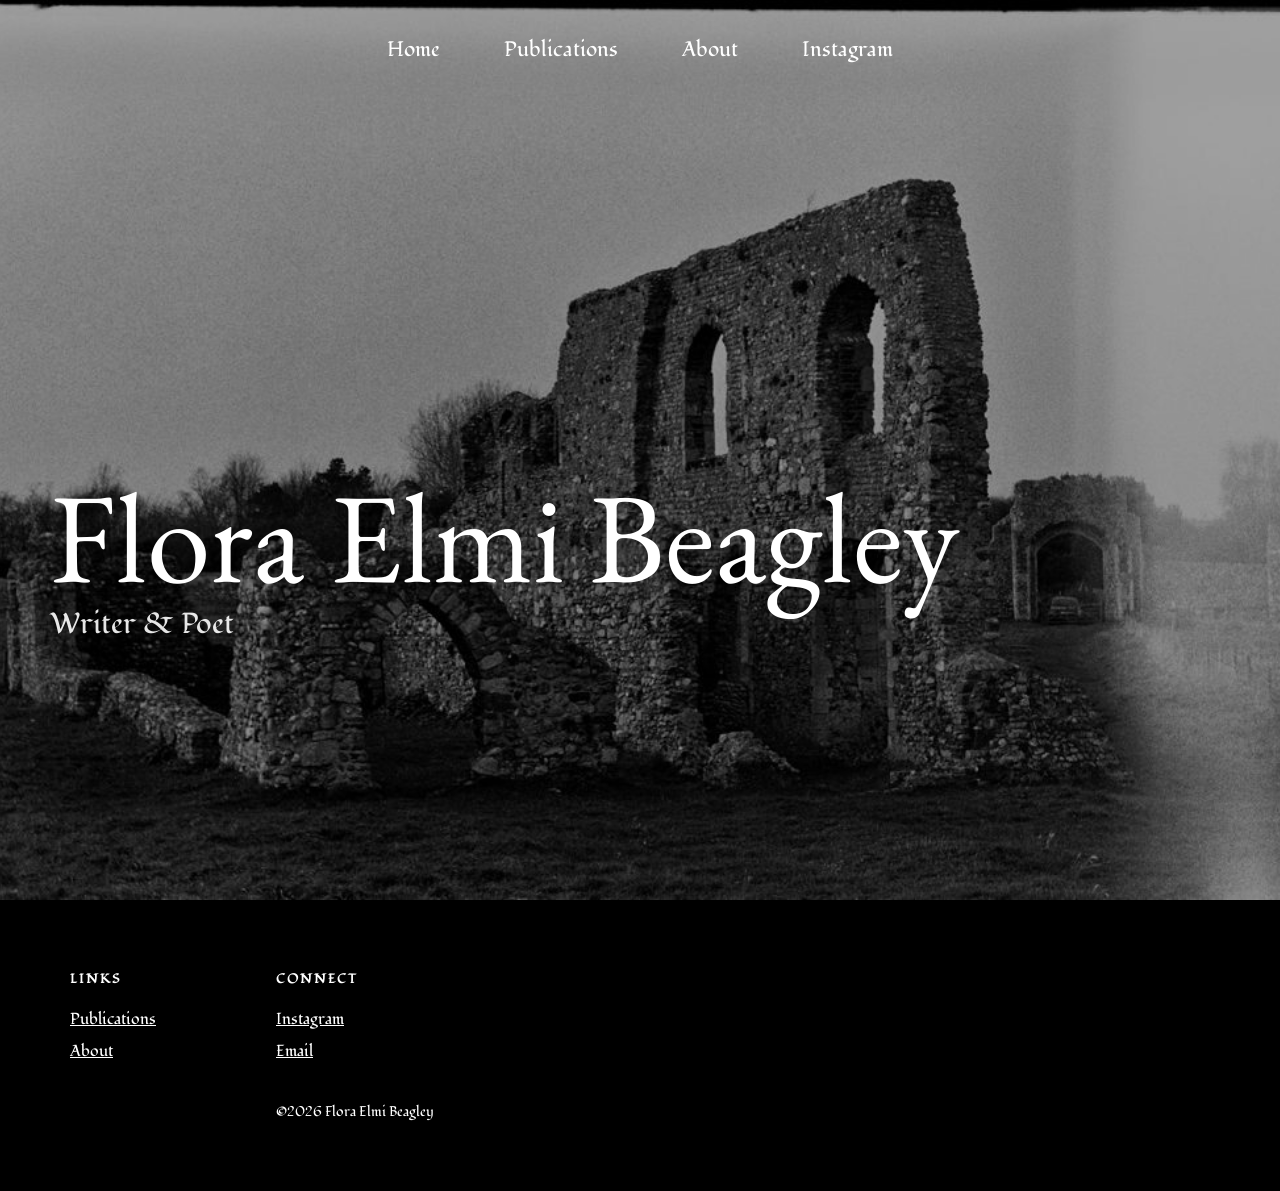
<file: index.html>
<!DOCTYPE html>
<html lang="en">

<head>
<meta charset="UTF-8">
<meta name="viewport" content="width=device-width, initial-scale=1.0">

<title>Flora Elmi Beagley | Writer & Poet</title>

<meta name="description" content="Flora Elmi Beagley is a writer and poet whose work explores intimate histories, artifacts, Anglo-Finnish heritage and interwoven linguistics. She has work featured or upcoming in Wasafiri, The Kenyon Review, Boulevard, The Belfast Review and West Trade Review.">

<!-- Open Graph (for social media sharing) -->
<meta property="og:title" content="Flora Elmi Beagley">
<meta property="og:description" content="Poetry, short fiction and essays by Flora Elmi Beagley.">
<meta property="og:type" content="website">
<meta property="og:url" content="https://www.floraelmibeagley.co.uk">
<meta property="og:image" content="https://www.floraelmibeagley.co.uk/images/profile.jpg">

<!-- Twitter Card -->
<meta name="twitter:card" content="summary_large_image">
<meta name="twitter:title" content="Flora Elmi Beagley">
<meta name="twitter:description" content="Poetry, short fiction and essays by Flora Elmi Beagley.">
<meta name="twitter:image" content="https://www.floraelmibeagley.co.uk/images/profile.jpg">

<!-- Canonical URL -->
<link rel="canonical" href="https://www.floraelmibeagley.co.uk">

<link rel="icon" type="image/svg+xml" href="images/favicon.svg">
<link rel="icon" type="image/x-icon" href="images/favicon.ico">
<link rel="apple-touch-icon" href="images/apple-touch-icon.png">

<link rel="stylesheet" href="style.css">
</head>

<body>

<section class="page homepage">

<div class="overlay"></div>

<div class="content">

<nav>
    <a href="index.html">Home</a>
    <a href="publications.html">Publications</a>
    <a href="about.html">About</a>
    <a href="https://www.instagram.com/flora.elmi/" target="_blank" rel="noopener noreferrer">Instagram</a>
</nav>

<div class="home-hero">
    <h1 class="hero-title">
        Flora Elmi Beagley
    </h1>

    <div class="hero-subtitle">
        Writer & Poet
    </div>
</div>


</div>

</section>

<footer class="footer-panel">

<div class="footer-column">
    <h3>LINKS</h3>

    <a href="publications.html">Publications</a>
    <a href="about.html">About</a>
</div>

<div class="footer-column">
    <h3>CONNECT</h3>

    <a href="https://www.instagram.com/flora.elmi/" target="_blank" rel="noopener noreferrer">Instagram</a>
    <a href="mailto:flora.elmi.beagley@gmail.com">Email</a>

    <div class="copyright">
        ©2026 Flora Elmi Beagley
    </div>
</div>

</footer>

</body>
</html>
</file>
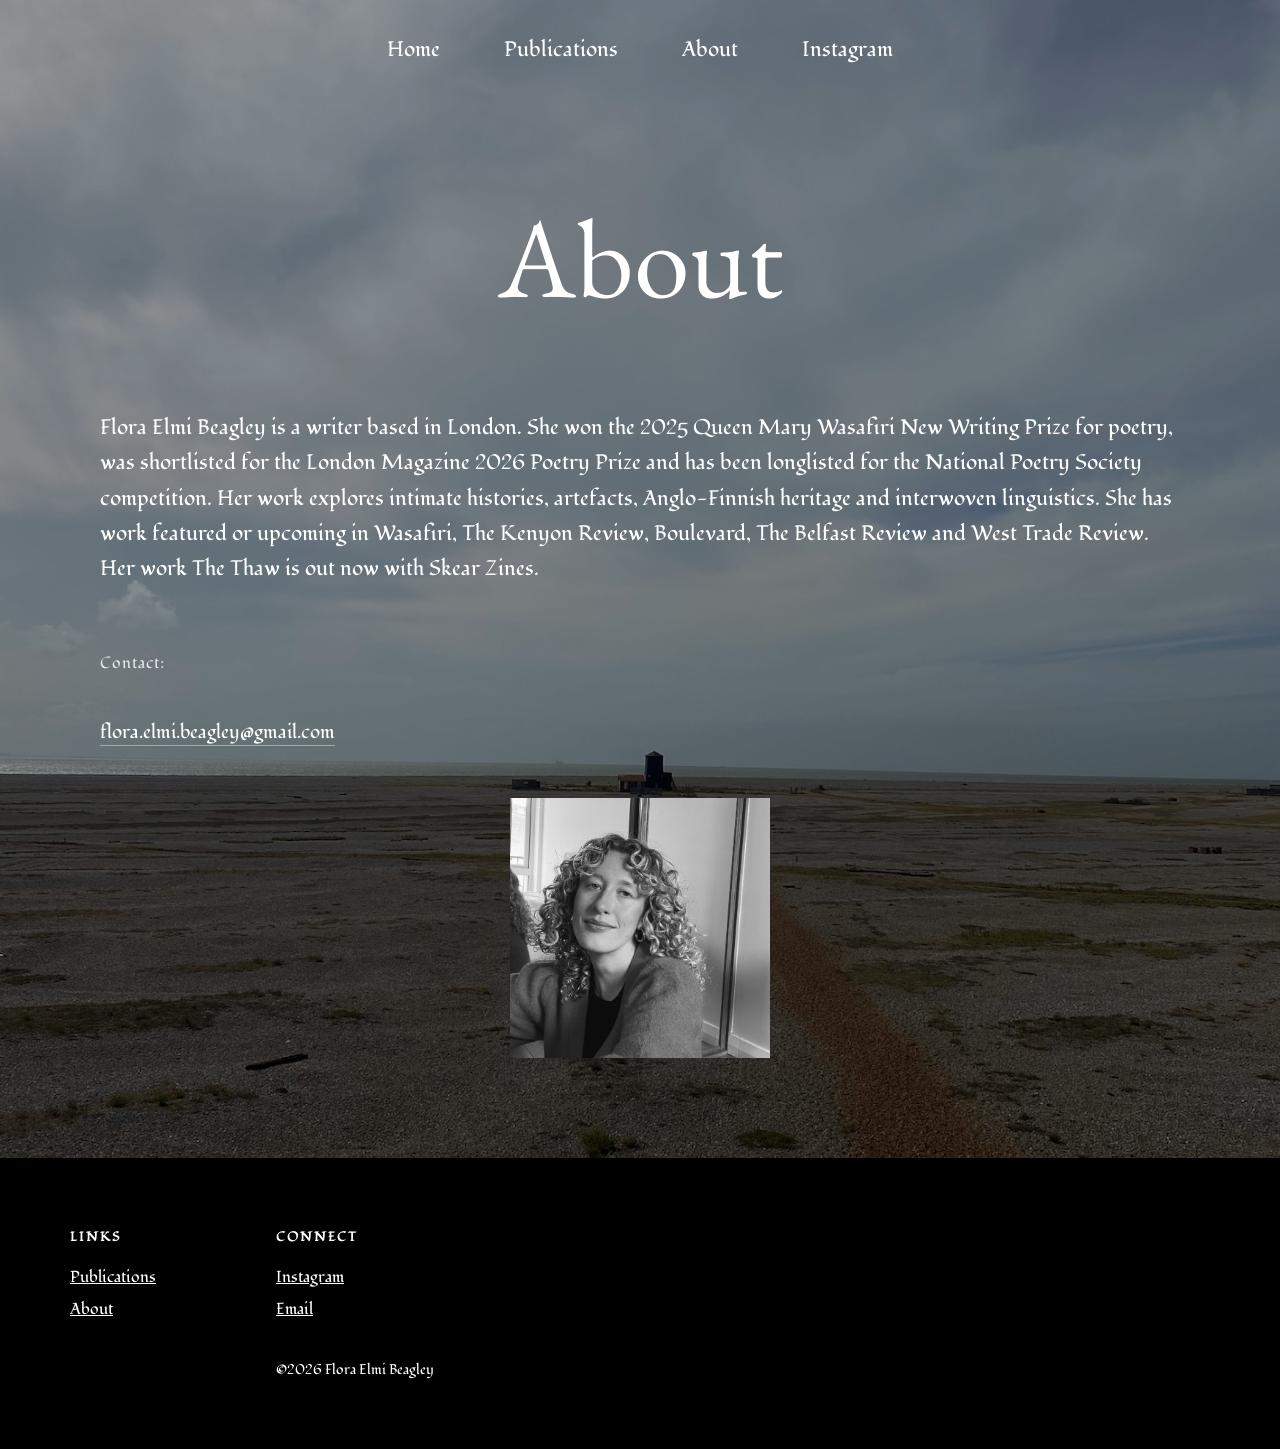
<file: about.html>
<!DOCTYPE html>
<html lang="en">
<head>
<meta charset="UTF-8">
<meta name="viewport" content="width=device-width, initial-scale=1.0">
<title>About</title>
<link rel="icon" type="image/svg+xml" href="images/favicon.svg">
<link rel="icon" type="image/x-icon" href="images/favicon.ico">
<link rel="apple-touch-icon" href="images/apple-touch-icon.png">
<link rel="stylesheet" href="style.css">
</head>

<body>

<section class="page about-page">

<div class="overlay"></div>

<div class="content">

<nav>
    <a href="index.html">Home</a>
    <a href="publications.html">Publications</a>
    <a href="about.html">About</a>
    <a href="https://www.instagram.com/flora.elmi/" target="_blank" rel="noopener noreferrer">Instagram</a>
</nav>

<h1 class="page-title">About</h1>

<div class="about-container">

<div class="about-text">

<p>
Flora Elmi Beagley is a writer based in London. She won the 2025 Queen Mary Wasafiri New Writing Prize for poetry, was shortlisted for the London Magazine 2026 Poetry Prize and has been longlisted for the National Poetry Society competition. Her work explores intimate histories, artefacts, Anglo-Finnish heritage and interwoven linguistics. She has work featured or upcoming in Wasafiri, The Kenyon Review, Boulevard, The Belfast Review and West Trade Review. Her work The Thaw is out now with Skear Zines.
</p>

<div class="contact">
    <span class="contact-label">Contact:</span>
    <br><br>
    <a href="mailto:flora.elmi.beagley@gmail.com">
        flora.elmi.beagley@gmail.com
    </a>
</div>
<div class="profile-image">
    <img src="images/profile.jpg" alt="Profile photo">
</div>
</div>

</div>

</div>

</section>
<footer class="footer-panel">

<div class="footer-column">
    <h3>LINKS</h3>

    <a href="publications.html">Publications</a>
    <a href="about.html">About</a>
</div>

<div class="footer-column">
    <h3>CONNECT</h3>

    <a href="https://www.instagram.com/flora.elmi/" target="_blank" rel="noopener noreferrer">Instagram</a>
    <a href="mailto:flora.elmi.beagley@gmail.com">Email</a>

    <div class="copyright">
        ©2026 Flora Elmi Beagley
    </div>
</div>

</footer>
</body>
</html>
</file>
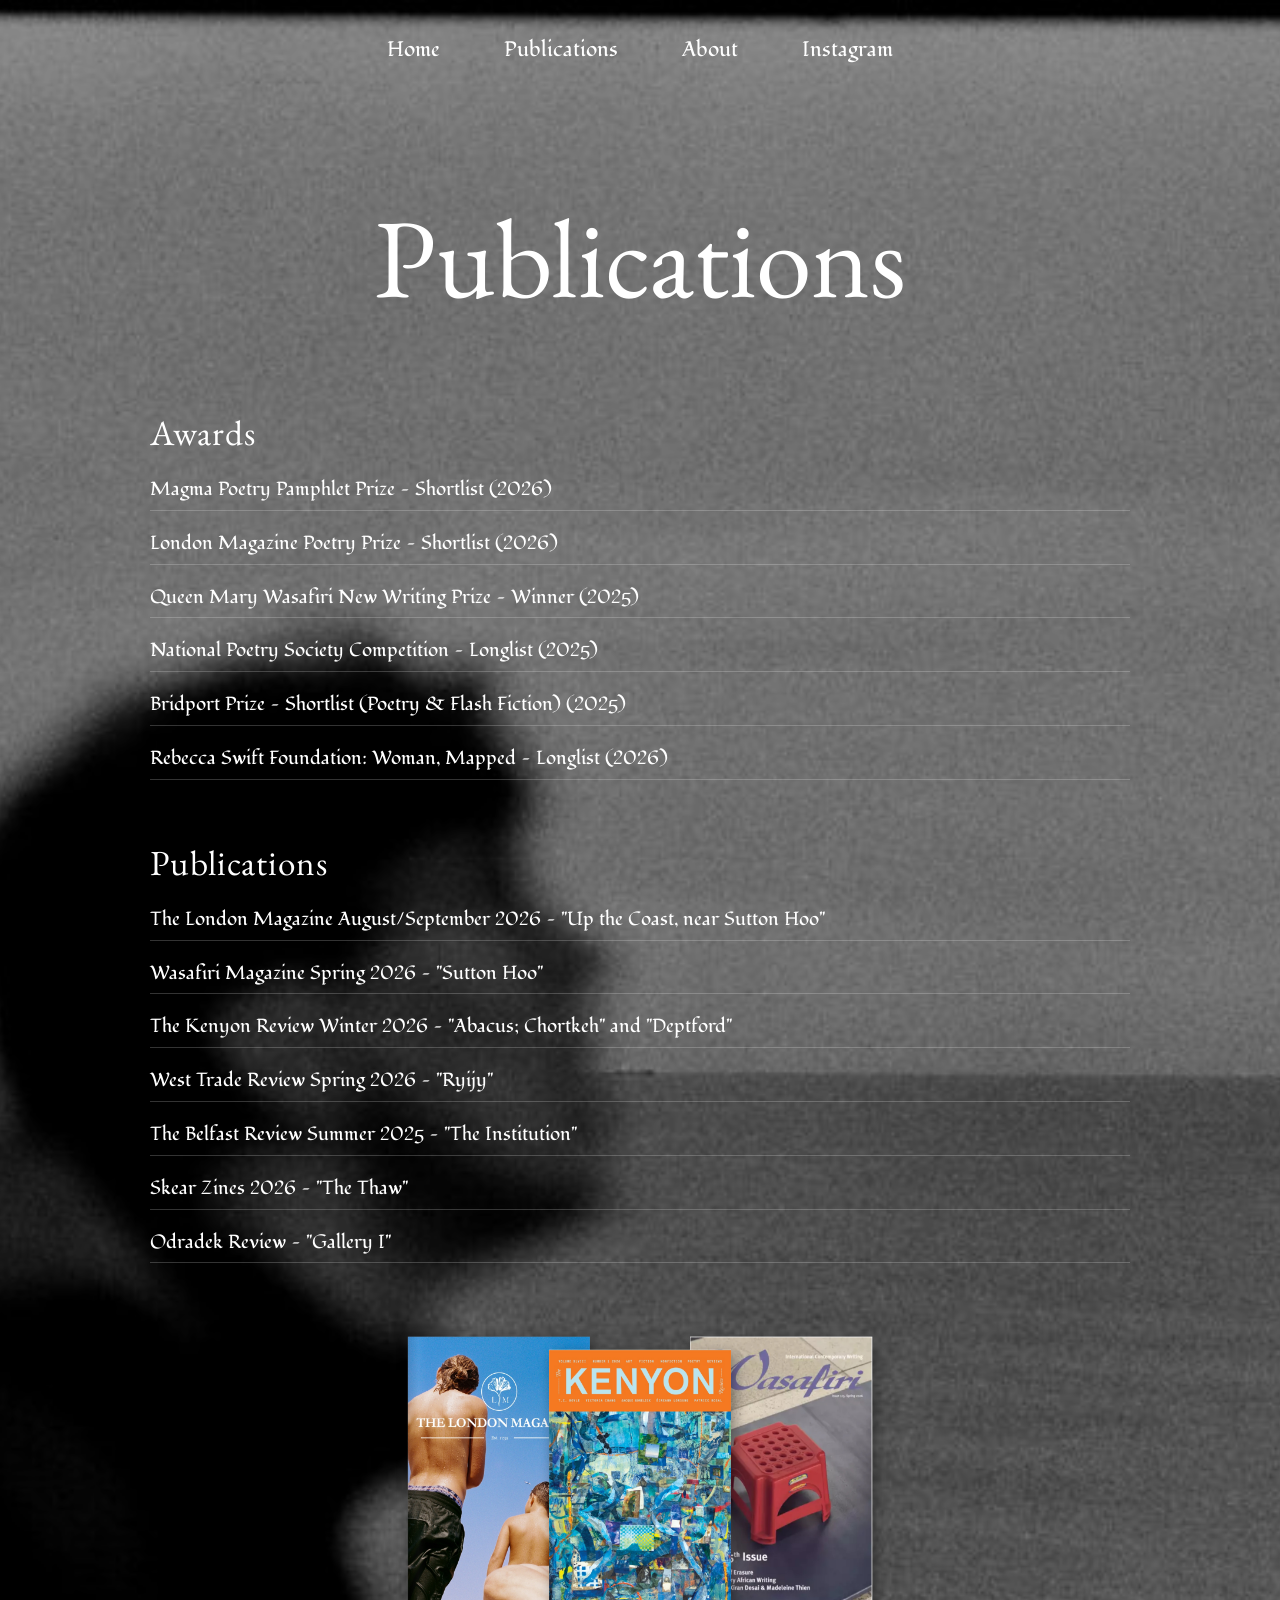
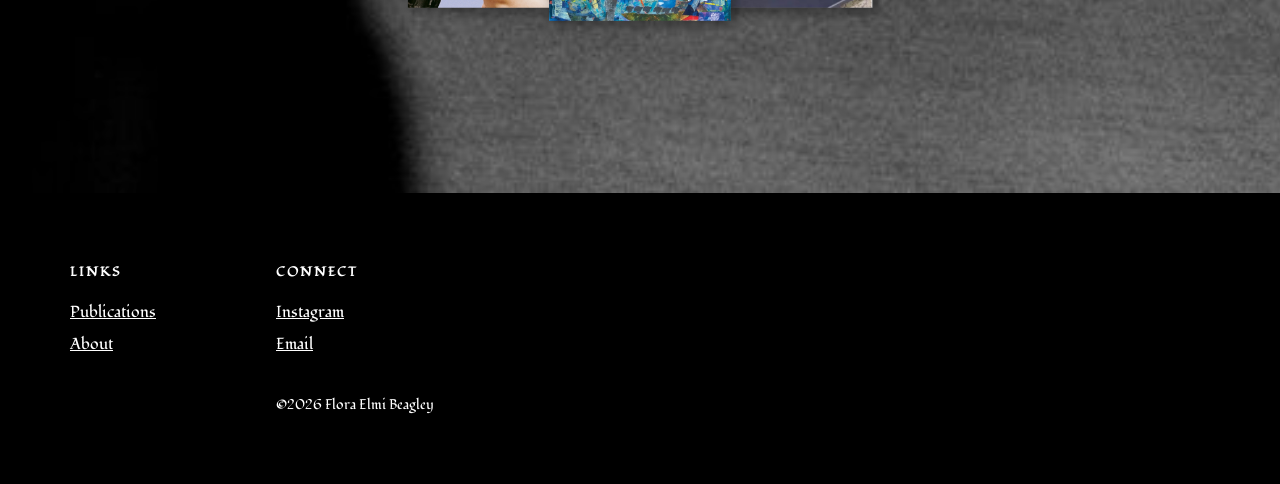
<file: publications.html>
<!DOCTYPE html>
<html lang="en">
<head>
<meta charset="UTF-8">
<meta name="viewport" content="width=device-width, initial-scale=1.0">
<title>Publications</title>
<link rel="icon" type="image/svg+xml" href="images/favicon.svg">
<link rel="icon" type="image/x-icon" href="images/favicon.ico">
<link rel="apple-touch-icon" href="images/apple-touch-icon.png">
<link rel="stylesheet" href="style.css">
</head>

<body>

<section class="page publications-page">

<div class="overlay"></div>

<div class="content">

<nav>
    <a href="index.html">Home</a>
    <a href="publications.html">Publications</a>
    <a href="about.html">About</a>
    <a href="https://www.instagram.com/flora.elmi/" target="_blank" rel="noopener noreferrer">Instagram</a>
</nav>

<h1 class="page-title">Publications</h1>

<div class="publications-container">
 <h2 class="section-title">Awards</h2>

    <div class="publication-list">

        <a class="publication" href="https://magmapoetry.com/2026-magma-pamphlet-competition-shortlist-the-poems/" target="_blank" rel="noopener noreferrer">
            Magma Poetry Pamphlet Prize — Shortlist (2026)
        </a>
        <a class="publication" href="https://thelondonmagazine.org/past-winners/" target="_blank" rel="noopener noreferrer">
            London Magazine Poetry Prize — Shortlist (2026)
        </a>
        <a class="publication" href="https://www.wasafiri.org/news-and-events/meet-the-2025-queen-mary-wasafiri-new-writing-prize-winners/" target="_blank">
            Queen Mary Wasafiri New Writing Prize — Winner (2025)
        </a>
        <a class="publication" href="https://poetrysociety.org.uk/competitions/national-poetry-competition/" target="_blank" rel="noopener noreferrer">
            National Poetry Society Competition — Longlist (2025)
        </a>
        <a class="publication" href="https://bridportprize.org.uk/app/uploads/2025/10/BRIDPORT-PRIZE-SHORTLISTS-AND-NOVEL-LONG-LIST-2025-v2.pdf?srsltid=AfmBOorYgrY2nsUrj4PVUzjDmwMeAW2Smj8JnM8JqVjB9DDILdZdbtKY" target="_blank" rel="noopener noreferrer">
            Bridport Prize — Shortlist (Poetry & Flash Fiction) (2025)
        </a>
        <a class="publication" href="https://www.rebeccaswiftfoundation.org/anthology-of-women-poets/" target="_blank" rel="noopener noreferrer">
            Rebecca Swift Foundation: Woman, Mapped — Longlist (2026)
        </a>
        

        

    </div>
    <h2 class="section-title">Publications</h2>

    <div class="publication-list">

        <a class="publication" href="https://thelondonmagazine.org/issue/august-september-2026/" target="_blank" rel="noopener noreferrer">
            The London Magazine August/September 2026 — "Up the Coast, near Sutton Hoo"
        </a>
        <a class="publication" href="https://www.wasafiri.org/issues/wasafiri-125/" target="_blank" rel="noopener noreferrer">
            Wasafiri Magazine Spring 2026 — "Sutton Hoo"
        </a>

        <a class="publication" href="https://kenyonreview.org/contributor/flora-elmi-beagley/" target="_blank" rel="noopener noreferrer">
            The Kenyon Review Winter 2026 — "Abacus; Chortkeh" and "Deptford"
        </a>

        <a class="publication" href="https://westtradereview.com/spring2026edition.html" target="_blank" rel="noopener noreferrer">
            West Trade Review Spring 2026 — "Ryijy"
        </a>

        <a class="publication" href="https://www.amazon.com/Belfast-Review-Issue-Summer-2025/dp/B0FLK2HJMV" target="_blank" rel="noopener noreferrer">
            The Belfast Review Summer 2025 — "The Institution"
        </a>
        
        <a class="publication" href="https://skearzines.wordpress.com/2026/05/27/the-thaw-by-flora-elmi-beagley/" target="_blank" rel="noopener noreferrer">
            Skear Zines 2026 — "The Thaw"
        </a>
       
        <p class="publication">Odradek Review — "Gallery I"</p>
        </a>

    </div>

<div class="artwork-layout-box">
<img class="display-cover-art" src="images/publications.PNG" alt="Publication covers">
  </div>

</div>

</div>

</section>
<footer class="footer-panel">

<div class="footer-column">
    <h3>LINKS</h3>

    <a href="publications.html">Publications</a>
    <a href="about.html">About</a>
</div>

<div class="footer-column">
    <h3>CONNECT</h3>

    <a href="https://www.instagram.com/flora.elmi/" target="_blank" rel="noopener noreferrer">Instagram</a>
    <a href="mailto:flora.elmi.beagley@gmail.com">Email</a>

    <div class="copyright">
        ©2026 Flora Elmi Beagley
    </div>
</div>

</footer>
</body>
</html>
</file>
<file: style.css>
@import url('https://fonts.googleapis.com/css2?family=EB+Garamond:wght@400;500;700&family=Fondamento&display=swap');

*{
    margin:0;
    padding:0;
    box-sizing:border-box;
}

html,body{
    height:100%;
}

body{
    font-family:'Fondamento', cursive;
    color:white;
}

.page{
    min-height:100vh;
    position:relative;
    background-size:cover;
    background-position:center;
    background-repeat:no-repeat;
}

.overlay{
    position:absolute;
    inset:0;
    background:rgba(0,0,0,.35);
}

.content{
    position:relative;
    z-index:2;
}

nav{
    padding-top:35px;
    text-align:center;
}

nav a{
    color:white;
    text-decoration:none;
    margin:0 30px;
    font-size:1.3rem;
}

nav a:hover{
    opacity:.7;
}

.hero-title{
    font-family:'EB Garamond', serif;
    font-size:8rem;
    line-height:.9;
    font-weight:400;
}

.hero-subtitle {
    font-family: 'Fondamento', cursive;
    font-size: 1.8rem;
    margin-top: 10px;
    color: white;
    opacity: 0.9;
}

.page-title{
    font-family:'EB Garamond', serif;
    font-size:7rem;
    font-weight:400;
    text-align:center;
    margin-top:120px;
    margin-bottom:80px;
}

.homepage{
    background-image:url("images/ruins.jpg");
}

.publications-page {
    background-image: url("images/publications-bg.jpg");
    background-size: cover;
    background-position: center;
    background-repeat: no-repeat;
    min-height: 100vh;
}

.about-page{
    background-image:url("images/about-bg.jpg");
    position: relative;
}
.about-page::before {
    content: "";
    position: absolute;
    inset: 0;
    pointer-events: none;
    z-index: 1;

    /* film grain texture */
    background-image: url("https://www.transparenttextures.com/patterns/noise.png");
    opacity: 0.12;
    mix-blend-mode: overlay;
}
.home-hero {
    height: 70vh;
    display: flex;
    flex-direction: column;
    justify-content: flex-end;
    align-items: flex-start;
    padding-left: 50px;
    padding-bottom: 50px;
}
.footer-panel{
    background:black;
    min-height:30vh;
    display:flex;
    justify-content:flex-start;
    gap:120px;
    padding:70px;
}

.footer-column h3{
    font-size:.8rem;
    margin-bottom:20px;
    letter-spacing:2px;
}

.footer-column a{
    display:block;
    color:white;
    margin-bottom:10px;
}

.copyright{
    margin-top:40px;
    font-size:.9rem;
}

.publications-container{
    max-width:1100px;
    margin:auto;
    padding:0 60px 100px;
}


.publication a{
    color:white;
    text-decoration:none;
}

.publication a:hover{
    text-decoration:underline;
}

.about-container{
    max-width:1200px;
    margin:auto;
    padding:0 60px 100px;
}

.about-text {
    margin-top:80px;
    font-size:1.3rem;
    line-height:1.7;
}

.contact {
    margin-top: 60px;
    font-size: 1.2rem;
    line-height: 1.6;
}

.contact-label {
    font-size: 1rem;
    letter-spacing: 1px;
    opacity: 0.8;
    display: inline-block;
    margin-bottom: 10px;
}

.contact a {
    color: white;
    text-decoration: none;
    border-bottom: 1px solid rgba(255,255,255,0.4);
}

.contact a:hover {
    opacity: 0.7;
}
.section-title {
    font-family: 'EB Garamond', serif;
    font-size: 2.2rem;
    font-weight: 400;
    margin: 60px 0 20px;
    letter-spacing: 1px;
}

.publication-list {
    display: flex;
    flex-direction: column;
    gap: 18px;
}

.publication {
    font-size: 1.2rem;
    line-height: 1.5;
    color: white;
    text-decoration: none;
    border-bottom: 1px solid rgba(255,255,255,0.2);
    padding-bottom: 6px;
    transition: opacity 0.2s ease;
}

.publication:hover {
    opacity: 0.7;
}
@media (max-width:900px){

    .hero-title{
        font-size:4rem;
    }

    .page-title{
        font-size:4rem;
    }

    .about-text{
        font-size:1.3rem;
    }

    .publication{
        font-size:1.2rem;
    }

    nav a{
        margin:0 10px;
    }

    .footer-panel{
        flex-direction:column;
        gap:40px;
    }
}
.page {
    min-height: 100vh;
    position: relative;
}
.profile-image {
    display: flex;
    justify-content: center;
    margin-top: 50px;
}

.profile-image img {
    width: 260px;
    height: 260px;
    object-fit: cover;
    border-radius: 0;
}
.bottom-image-container {
    display: flex;
    justify-content: center;
    padding: 40px 20px;
    width: 100%;
}

.bottom-image {
    max-width: 100%;
    height: auto;
    max-height: 400px;
    object-fit: contain;
}
.artwork-layout-box {
    display: flex;
    justify-content: center;
    align-items: center;
    width: 100%;
    padding: 40px 20px;
    box-sizing: border-box;
}

.display-cover-art {
    width: 100%;
    max-width: 600px;
    height: auto;
    display: block;
    object-fit: contain;
}
.artwork-layout-box {
    display: flex !important;
    justify-content: center !important; 
    align-items: center !important;
    width: 100% !important;
    max-width: 100% !important;
    padding: 50px 20px !important;
    box-sizing: border-box !important;
    clear: both !important;
}

.display-cover-art {
    width: 100% !important;             
    max-width: 500px !important;
    height: auto !important;
    display: block !important;
    object-fit: contain !important;     
}
</file>
